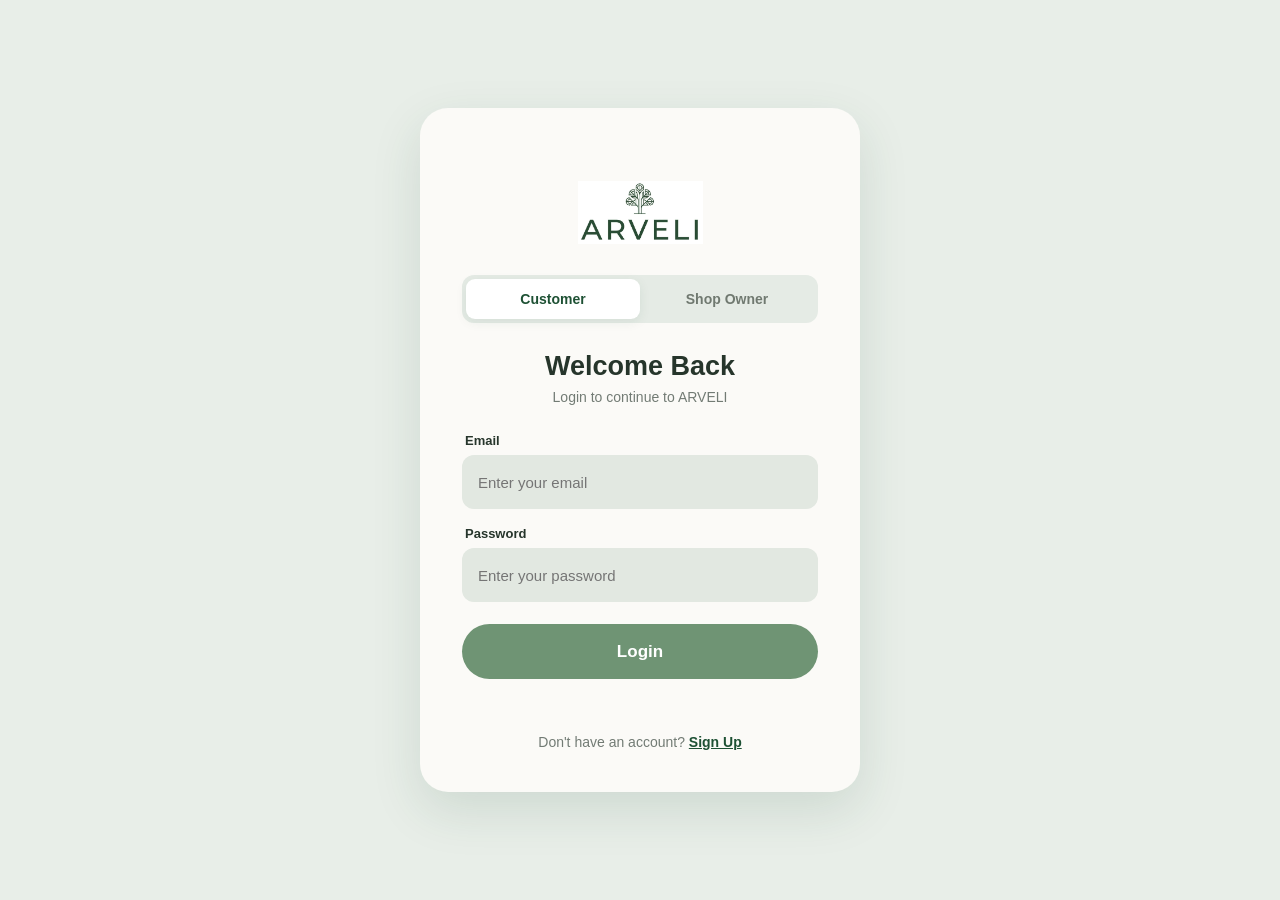
<file: login.html>
<!DOCTYPE html>
            <html lang="en">
            <head>
            <meta charset="UTF-8">
            <meta name="viewport" content="width=device-width, initial-scale=1.0">
            <title>ARVELI - Login & Sign Up</title>

            <style>
            *{box-sizing:border-box;margin:0;padding:0}

            body{
                min-height:100vh;
                background:#e8eee8;
                font-family:Arial,Helvetica,sans-serif;
                color:#26352b;
                display:flex;
                align-items:center;
                justify-content:center;
                padding:25px;
            }

            .card{
                width:100%;
                max-width:440px;
                background:#fbfaf7;
                border-radius:28px;
                padding:42px;
                box-shadow:0 18px 50px rgba(30,81,52,.13);
            }

            .logo{
                display:block;
                width:125px;
                height:125px;
                object-fit:contain;
                margin:auto;
            }

            .brand{
                text-align:center;
                color:#1e5134;
                font-size:28px;
                font-weight:bold;
                letter-spacing:7px;
                margin:8px 0 28px;
            }

            /* Customer / Shop Owner */
            .interface-tabs{
                display:grid;
                grid-template-columns:1fr 1fr;
                background:#e5ebe5;
                padding:4px;
                border-radius:12px;
                margin-bottom:28px;
            }

            .interface-tabs button{
                border:0;
                background:transparent;
                color:#707970;
                padding:12px;
                border-radius:9px;
                font-size:14px;
                font-weight:bold;
                cursor:pointer;
            }

            .interface-tabs button.active{
                background:white;
                color:#1e5134;
                box-shadow:0 3px 12px rgba(30,81,52,.08);
            }

            h1{
                text-align:center;
                font-size:27px;
                margin-bottom:7px;
            }

            .subtitle{
                text-align:center;
                color:#727b74;
                font-size:14px;
                margin-bottom:28px;
            }

            .field{
                margin-bottom:17px;
            }

            label{
                display:block;
                font-size:13px;
                font-weight:bold;
                margin:0 0 7px 3px;
            }

            input{
                width:100%;
                height:54px;
                border:1px solid transparent;
                outline:none;
                border-radius:12px;
                background:#e2e8e1;
                padding:0 15px;
                font-size:15px;
                color:#26352b;
            }

            input:focus{
                background:white;
                border-color:#709477;
            }

            .password-box{
                position:relative;
            }

            .password-box input{
                padding-right:65px;
            }

            .show-btn{
                display:none!important;
            }

            /* Reduce extra right padding when the show button is hidden */
            .password-box input{padding-right:15px}

            .main-btn{
                width:100%;
                height:55px;
                border:0;
                border-radius:28px;
                background:#6f9474;
                color:white;
                font-size:17px;
                font-weight:bold;
                cursor:pointer;
                margin-top:5px;
            }

            .main-btn:hover{
                background:#1e5134;
            }

            .switch-text{
                text-align:center;
                color:#727b74;
                font-size:14px;
                margin-top:27px;
            }

            .switch-text button{
                border:0;
                background:none;
                color:#1e5134;
                font-weight:bold;
                text-decoration:underline;
                cursor:pointer;
                font-size:14px;
            }

            .message{
                text-align:center;
                color:#a44747;
                font-size:13px;
                min-height:18px;
                margin-top:10px;
            }

            @media(max-width:500px){
                body{padding:12px}
                .card{
                    padding:34px 24px 30px;
                    border-radius:23px;
                }
                .logo{
                    width:110px;
                    height:110px;
                }
            }
            </style>
            </head>

            <body>

            <div class="card">

                <img class="logo"
                        src="images/logo.jpeg"
                        alt="ARVELI Logo">

                <!-- Customer / Shop Owner -->
                <div class="interface-tabs">

                    <button id="customerTab"
                            class="active"
                            onclick="selectRole('customer')">
                        Customer
                    </button>

                    <button id="ownerTab"
                            onclick="selectRole('owner')">
                        Shop Owner
                    </button>

                </div>

                <!-- ================= LOGIN ================= -->

                <div id="loginPage">

                    <h1 id="loginHeading">Welcome Back</h1>

                    <p class="subtitle" id="loginSubtitle">
                        Login to continue to ARVELI
                    </p>

                    <form onsubmit="login(event)">

                        <div class="field">
                            <label>Email</label>
                            <input type="email"
                                placeholder="Enter your email"
                                required>
                        </div>

                        <div class="field">
                            <label>Password</label>

                            <div class="password-box">

                                <input id="loginPassword"
                                    type="password"
                                    placeholder="Enter your password"
                                    required>

                                <button type="button"
                                        class="show-btn"
                                        onclick="togglePassword('loginPassword',this)">
                                    Show
                                </button>

                            </div>
                        </div>

                        <button class="main-btn"
                                id="loginButton"
                                type="submit">
                            Login
                        </button>

                    </form>

                    <div class="message" id="loginMessage"></div>

                    <div class="switch-text">
                        Don't have an account?
                        <button type="button" onclick="showSignup()">
                            Sign Up
                        </button>
                    </div>

                </div>


                <!-- ================= SIGN UP ================= -->

                <div id="signupPage" style="display:none">

                    <h1 id="signupHeading">Create Your Account</h1>

                    <p class="subtitle" id="signupSubtitle">
                        Create your ARVELI customer account
                    </p>

                    <form onsubmit="signup(event)">

                        <div class="field">
                            <label>Full Name</label>
                            <input type="text"
                                placeholder="Enter your full name"
                                required>
                        </div>

                        <div class="field">
                            <label>Email</label>
                            <input type="email"
                                placeholder="Enter your email"
                                required>
                        </div>

                        <div class="field">
                            <label>Password</label>

                            <div class="password-box">

                                <input id="signupPassword"
                                    type="password"
                                    placeholder="Create a password"
                                    required>

                                <button type="button"
                                        class="show-btn"
                                        onclick="togglePassword('signupPassword',this)">
                                    Show
                                </button>

                            </div>
                        </div>

                        <div class="field">
                            <label>Confirm Password</label>

                            <div class="password-box">

                                <input id="confirmPassword"
                                    type="password"
                                    placeholder="Confirm your password"
                                    required>

                                <button type="button"
                                        class="show-btn"
                                        onclick="togglePassword('confirmPassword',this)">
                                    Show
                                </button>

                            </div>
                        </div>

                        <button class="main-btn"
                                id="signupButton"
                                type="submit">
                            Sign Up
                        </button>

                    </form>

                    <div class="message" id="signupMessage"></div>

                    <div class="switch-text">
                        Already have an account?
                        <button type="button" onclick="showLogin()">
                            Log In
                        </button>
                    </div>

                </div>

            </div>


            <script>

            let selectedRole = "customer";

            function selectRole(role){

                selectedRole = role;

                document.getElementById("customerTab")
                    .classList.toggle("active", role === "customer");

                document.getElementById("ownerTab")
                    .classList.toggle("active", role === "owner");

                if(role === "customer"){

                    document.getElementById("loginHeading").textContent =
                        "Welcome Back";

                    document.getElementById("loginSubtitle").textContent =
                        "Login to continue to ARVELI";

                    document.getElementById("loginButton").textContent =
                        "Login";

                    document.getElementById("signupHeading").textContent =
                        "Create Your Account";

                    document.getElementById("signupSubtitle").textContent =
                        "Create your ARVELI customer account";

                    document.getElementById("signupButton").textContent =
                        "Sign Up";

                }else{

                    document.getElementById("loginHeading").textContent =
                        "Welcome, Shop Owner";

                    document.getElementById("loginSubtitle").textContent =
                        "Login to manage your ARVELI shop";

                    document.getElementById("loginButton").textContent =
                        "Login as Shop Owner";

                    document.getElementById("signupHeading").textContent =
                        "Create Your Shop Account";

                    document.getElementById("signupSubtitle").textContent =
                        "Create your ARVELI shop owner account";

                    document.getElementById("signupButton").textContent =
                        "Sign Up as Shop Owner";
                }
            }


            function showSignup(){

                document.getElementById("loginPage").style.display = "none";
                document.getElementById("signupPage").style.display = "block";

                document.getElementById("loginMessage").textContent = "";
            }


            function showLogin(){

                document.getElementById("signupPage").style.display = "none";
                document.getElementById("loginPage").style.display = "block";

                document.getElementById("signupMessage").textContent = "";
            }


            function togglePassword(id,button){

                const input = document.getElementById(id);

                if(input.type === "password"){

                    input.type = "text";
                    button.textContent = "Hide";

                }else{

                    input.type = "password";
                    button.textContent = "Show";
                }
            }


            function login(event){

                event.preventDefault();
                const email = document.querySelector('#loginPage input[type="email"]').value.trim();
                const pwd = document.getElementById('loginPassword').value;
                const msg = document.getElementById('loginMessage');
                if(!email || !pwd){ msg.textContent = 'Please enter email and password.'; return; }
                msg.style.color = '#1e5134'; msg.textContent = 'Logging in...';
                try{ localStorage.setItem('userEmail', email); localStorage.setItem('userRole', selectedRole); }catch(e){}
                setTimeout(()=>{ window.location.href = 'index.html'; }, 600);
            }


            function signup(event){

                event.preventDefault();

                const password =
                    document.getElementById("signupPassword").value;

                const confirm =
                    document.getElementById("confirmPassword").value;

                const message =
                    document.getElementById("signupMessage");

                if(password !== confirm){

                    message.textContent =
                        "Passwords do not match.";

                    return;
                }

                // simulate success, persist minimal info and open navbar
                const name = document.querySelector('#signupPage input[type="text"]').value.trim();
                const email = document.querySelector('#signupPage input[type="email"]').value.trim();
                message.style.color = "#1e5134";
                message.textContent = "Account created — redirecting...";
                try{ localStorage.setItem('userName', name); localStorage.setItem('userEmail', email); localStorage.setItem('userRole', selectedRole); }catch(e){}
                setTimeout(()=>{ window.location.href = 'index.html'; }, 700);
            }

            </script>

            </body>
            </html>
</file>
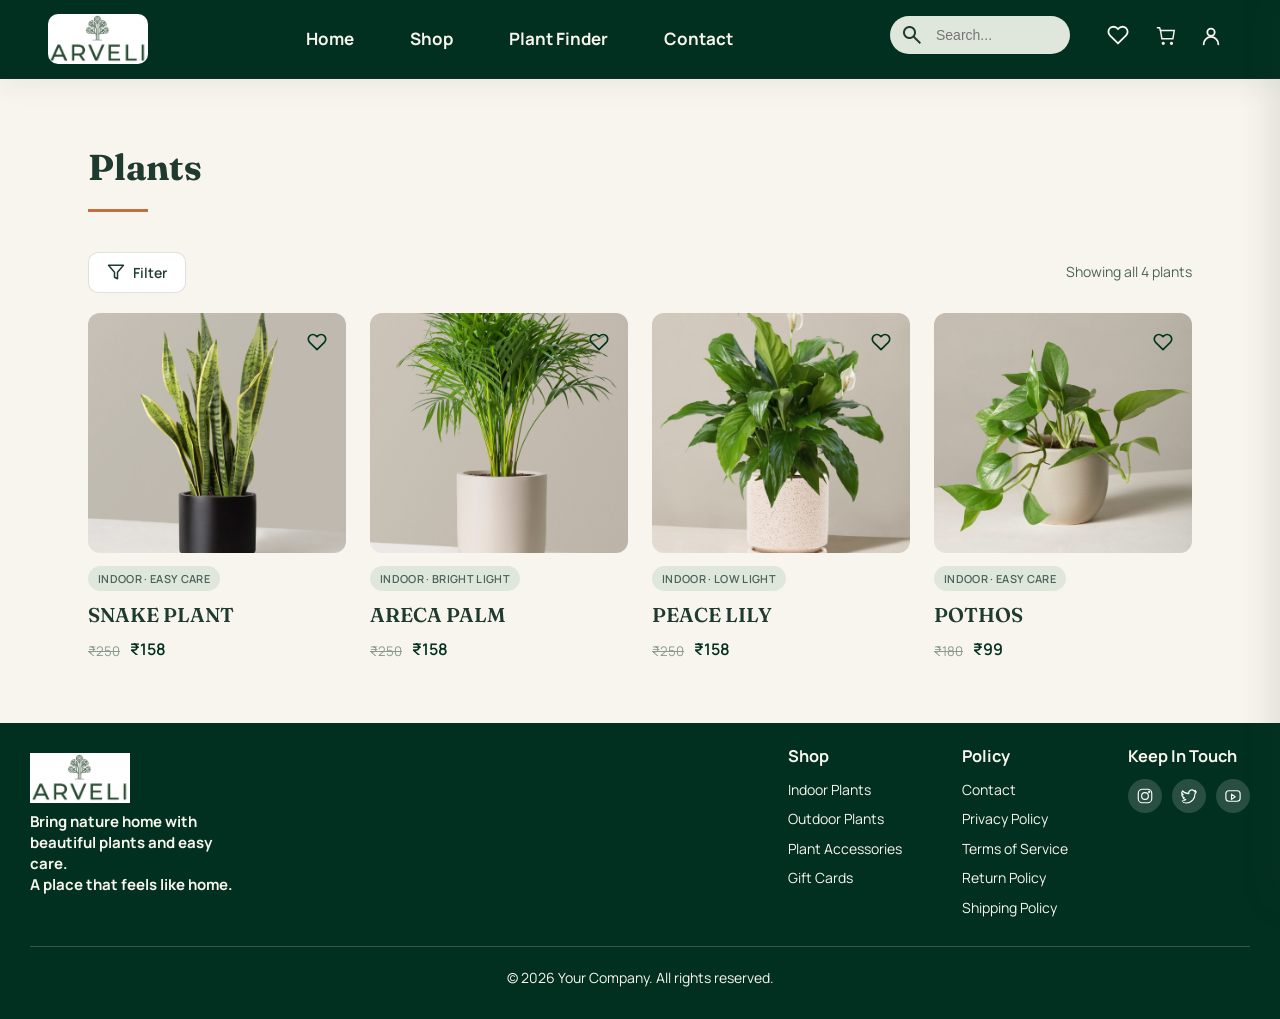
<file: plantshop.html>
﻿<!DOCTYPE html>
<html lang="en">
<head>
  <meta charset="UTF-8" />
  <meta name="viewport" content="width=device-width, initial-scale=1.0" />
  <title>Plant Shop</title>
  <link href="https://fonts.googleapis.com/css2?family=Fraunces:opsz,wght@9..144,400;9..144,500;9..144,600&family=Manrope:wght@400;500;600;700&display=swap" rel="stylesheet" />
  <link rel="stylesheet" href="https://fonts.googleapis.com/css2?family=Material+Symbols+Outlined:opsz,wght,FILL,GRAD@24,400,0,0&icon_names=search" />
  <link rel="stylesheet" href="plantshopcs.css" />
  <style>
    .products-grid{display:grid;grid-template-columns:repeat(auto-fit,minmax(220px,1fr));gap:24px;align-items:start}
    .product-card{display:block}
    .product-image{height:240px}
    @media (max-width:600px){.products-grid{grid-template-columns:1fr}.product-image{height:300px}}
  </style>
</head>
<body>
  <nav class="navbar">
    <div class="logof">
      <img src="images/logo.jpeg" alt="Logo" width="100" height="50">
    </div>
    <ul class="nav-links">
      <li><a href="index.html">Home</a></li>
      <li><a href="#">Shop</a></li>
      <li><a href="#">Plant Finder</a></li>
      <li><a href="#">Contact</a></li>
    </ul>
    <div class="search-container">

      <span class="material-symbols-outlined">                        
search
</span>
</button>

      <input type="text" placeholder="Search..." aria-label="Search" />
    
    </div>
    <div class= access-link>
    
    <button class="wishlist-link" type="button" aria-label="Open wishlist">
      <svg xmlns="http://www.w3.org/2000/svg"
     width="24"
     height="24"
     viewBox="0 0 24 24"
     fill="none"
     stroke="currentColor"
     stroke-width="2"
     stroke-linecap="round"
     stroke-linejoin="round">
  <path d="M20.84 4.61a5.5 5.5 0 0 0-7.78 0L12 5.67l-1.06-1.06a5.5 5.5 0 0 0-7.78 7.78L12 21.23l8.84-8.84a5.5 5.5 0 0 0 0-7.78z"/>
</svg>
      <span class="wishlist-badge" hidden>0</span>
    </button>
    <div>
    <a class="cart-link" href="#" aria-label="Cart">
      <svg width="22" height="22" viewBox="0 0 24 24" fill="none" stroke="currentColor" stroke-width="1.6" aria-hidden="true">
        <path d="M6 6h15l-1.5 9h-12z"/>
        <path d="M6 6L5 3H2"/>
        <circle cx="9" cy="20" r="1"/>
        <circle cx="18" cy="20" r="1"/>
      </svg>
    </a>
    </div>
    <div class=profile>
      <svg xmlns="http://www.w3.org/2000/svg"
     width="24"
     height="24"
     viewBox="0 0 24 24"
     fill="none"
     stroke="currentColor"
     stroke-width="2"
     stroke-linecap="round"
     stroke-linejoin="round">
  <circle cx="12" cy="8" r="4"/>
  <path d="M4 21c0-4.42 3.58-8 8-8s8 3.58 8 8"/>
</svg>
      </div>
      </div>
  </nav>

  <div class="wishlist-overlay" aria-hidden="true"></div>
  <aside class="wishlist-panel" aria-label="Wishlist">
    <div class="wishlist-header">
      <h2>My Wishlist</h2>
      <button class="wishlist-close" type="button" aria-label="Close wishlist">
        <svg xmlns="http://www.w3.org/2000/svg" width="20" height="20" viewBox="0 0 24 24" fill="none" stroke="currentColor" stroke-width="2" stroke-linecap="round" stroke-linejoin="round">
          <line x1="18" y1="6" x2="6" y2="18"></line>
          <line x1="6" y1="6" x2="18" y2="18"></line>
        </svg>
      </button>
    </div>
    <div class="wishlist-body">
      <p class="wishlist-empty">Your wishlist is empty. Tap the heart on any product to save it here.</p>
      <ul class="wishlist-items" hidden></ul>
    </div>
  </aside>

                        <!--search navbar-->
                      <!--search navbar end-->

  <section class="products-section" id="plants">
    <h1>Plants</h1>
    <div class="heading-line"></div>

    <div class="shop-actions">
      <button class="filter-toggle" type="button" aria-expanded="false" aria-controls="filter-panel">
        <svg xmlns="http://www.w3.org/2000/svg" width="18" height="18" viewBox="0 0 24 24" fill="none" stroke="currentColor" stroke-width="2" stroke-linecap="round" stroke-linejoin="round" aria-hidden="true">
          <polygon points="22 3 2 3 10 12.46 10 19 14 21 14 12.46 22 3"/>
        </svg>
        Filter
        <span class="filter-active-badge" hidden>0</span>
      </button>
      <p class="filter-results-count" aria-live="polite">Showing all plants</p>
    </div>

    <div class="shop-toolbar" id="filter-panel" hidden>
      <div class="filter-group">
        <label for="filter-category">Category</label>
        <select id="filter-category" aria-label="Filter by category">
          <option value="all">All plants</option>
          <option value="indoor">Indoor</option>
          <option value="outdoor">Outdoor</option>
          <option value="air-purifying">Air Purifying</option>
        </select>
      </div>
      <div class="filter-group">
        <label for="filter-care">Care level</label>
        <select id="filter-care" aria-label="Filter by care level">
          <option value="all">Any</option>
          <option value="easy">Easy</option>
          <option value="medium">Medium</option>
        </select>
      </div>
      <div class="filter-group">
        <label for="filter-light">Light</label>
        <select id="filter-light" aria-label="Filter by light needs">
          <option value="all">Any</option>
          <option value="low">Low light</option>
          <option value="medium">Medium light</option>
          <option value="bright">Bright light</option>
        </select>
      </div>
      <div class="filter-group">
        <label for="filter-sort">Sort by</label>
        <select id="filter-sort" aria-label="Sort plants">
          <option value="default">Featured</option>
          <option value="price-asc">Price: Low to High</option>
          <option value="price-desc">Price: High to Low</option>
          <option value="name-asc">Name: A–Z</option>
        </select>
      </div>
      <button class="filter-clear" type="button">Clear filters</button>
    </div>

    <div class="products-grid" id="products-grid">

      <div class="product-card" data-id="snake-plant" data-name="SNAKE PLANT" data-price="158" data-image="images/snake-plant.jpg" data-category="indoor air-purifying" data-care="easy" data-light="low">
        <div class="product-image">
          <button class="wishlist-btn" type="button" aria-label="Add to wishlist">
            <svg xmlns="http://www.w3.org/2000/svg" viewBox="0 0 24 24" fill="none" stroke="currentColor" stroke-width="2" stroke-linecap="round" stroke-linejoin="round">
              <path d="M20.84 4.61a5.5 5.5 0 0 0-7.78 0L12 5.67l-1.06-1.06a5.5 5.5 0 0 0-7.78 7.78L12 21.23l8.84-8.84a5.5 5.5 0 0 0 0-7.78z"/>
            </svg>
          </button>
          <img src="images/snake-plant.jpg" alt="Snake plant">
        </div>
        <span class="product-tag">Indoor · Easy care</span>
        <h3>SNAKE PLANT</h3>
        <div class="price">
          <h5 class="old_price">₹250</h5>
          <h4 class="new-price">₹158</h4>
        </div>
      </div>

      <div class="product-card" data-id="areca-palm" data-name="ARECA PALM" data-price="158" data-image="images/areca-palm.jpg" data-category="indoor air-purifying" data-care="medium" data-light="bright">
        <div class="product-image">
          <button class="wishlist-btn" type="button" aria-label="Add to wishlist">
            <svg xmlns="http://www.w3.org/2000/svg" viewBox="0 0 24 24" fill="none" stroke="currentColor" stroke-width="2" stroke-linecap="round" stroke-linejoin="round">
              <path d="M20.84 4.61a5.5 5.5 0 0 0-7.78 0L12 5.67l-1.06-1.06a5.5 5.5 0 0 0-7.78 7.78L12 21.23l8.84-8.84a5.5 5.5 0 0 0 0-7.78z"/>
            </svg>
          </button>
          <img src="images/areca-palm.jpg" alt="Areca palm">
        </div>
        <span class="product-tag">Indoor · Bright light</span>
        <h3>ARECA PALM</h3>
        <div class="price">
          <h5 class="old_price">₹250</h5>
          <h4 class="new-price">₹158</h4>
        </div>
      </div>

      <div class="product-card" data-id="peace-lily" data-name="PEACE LILY" data-price="158" data-image="images/peace-lily.jpg" data-category="indoor air-purifying" data-care="easy" data-light="low">
        <div class="product-image">
          <button class="wishlist-btn" type="button" aria-label="Add to wishlist">
            <svg xmlns="http://www.w3.org/2000/svg" viewBox="0 0 24 24" fill="none" stroke="currentColor" stroke-width="2" stroke-linecap="round" stroke-linejoin="round">
              <path d="M20.84 4.61a5.5 5.5 0 0 0-7.78 0L12 5.67l-1.06-1.06a5.5 5.5 0 0 0-7.78 7.78L12 21.23l8.84-8.84a5.5 5.5 0 0 0 0-7.78z"/>
            </svg>
          </button>
          <img src="images/peace-lily.jpg" alt="Peace lily">
        </div>
        <span class="product-tag">Indoor · Low light</span>
        <h3>PEACE LILY</h3>
        <div class="price">
          <h5 class="old_price">₹250</h5>
          <h4 class="new-price">₹158</h4>
        </div>
      </div>

      <div class="product-card" data-id="pothos" data-name="POTHOS" data-price="99" data-image="images/pothos.jpg" data-category="indoor air-purifying" data-care="easy" data-light="medium">
        <div class="product-image">
          <button class="wishlist-btn" type="button" aria-label="Add to wishlist">
            <svg xmlns="http://www.w3.org/2000/svg" viewBox="0 0 24 24" fill="none" stroke="currentColor" stroke-width="2" stroke-linecap="round" stroke-linejoin="round">
              <path d="M20.84 4.61a5.5 5.5 0 0 0-7.78 0L12 5.67l-1.06-1.06a5.5 5.5 0 0 0-7.78 7.78L12 21.23l8.84-8.84a5.5 5.5 0 0 0 0-7.78z"/>
            </svg>
          </button>
          <img src="images/pothos.jpg" alt="Pothos">
        </div>
        <span class="product-tag">Indoor · Easy care</span>
        <h3>POTHOS</h3>
        <div class="price">
          <h5 class="old_price">₹180</h5>
          <h4 class="new-price">₹99</h4>
        </div>
      </div>

      
     

    </div>

    <p class="no-results" hidden>No plants match your filters. Try adjusting your selection.</p>
  </section>

  <footer class="footers">
    <div class="footer-top">
      <div class="logoof">
        <img src="images/logo.jpeg" alt="Logo" width="100" height="50">
        <h1 class="footer-desc">Bring nature home with beautiful plants and easy care.<BR>A place that feels like home.</h1>
      </div>
      <div class="footer-about">
        <div class="footer-shop">
          <h3>Shop</h3>
          <ul>
            <li><a href="#">Indoor Plants</a></li>
            <li><a href="#">Outdoor Plants</a></li>
            <li><a href="#">Plant Accessories</a></li>
            <li><a href="#">Gift Cards</a></li>
          </ul>
        </div>
        <div class="footer-policy">
          <h3>Policy</h3>
          <ul>
            <li><a href="#">Contact</a></li>
            <li><a href="#">Privacy Policy</a></li>
            <li><a href="#">Terms of Service</a></li>
            <li><a href="#">Return Policy</a></li>
            <li><a href="#">Shipping Policy</a></li>
          </ul>
        </div>
        <div class="footer-contact">
          <h3>Keep In Touch</h3>
          <div class="social-icons">
            <svg xmlns="http://www.w3.org/2000/svg" viewBox="0 0 24 24" width="34" height="34" fill="none" stroke="#fff" stroke-width="1.5" stroke-linecap="round" stroke-linejoin="round">
              <rect x="3" y="3" width="18" height="18" rx="5.5"/>
              <circle cx="12" cy="12" r="4.5"/>
              <circle cx="17.5" cy="6.5" r=".75"/>
            </svg>
            <svg xmlns="http://www.w3.org/2000/svg" viewBox="0 0 24 24" width="34" height="34" fill="none" stroke="#fff" stroke-width="1.5" stroke-linecap="round" stroke-linejoin="round">
              <path d="M22 5.8a8.2 8.2 0 0 1-2.4.7 4.2 4.2 0 0 0 1.8-2.3 8.3 8.3 0 0 1-2.6 1 4.1 4.1 0 0 0-7 3.7A11.7 11.7 0 0 1 3 4.9a4.1 4.1 0 0 0 1.3 5.5 4 4 0 0 1-1.9-.5v.05a4.1 4.1 0 0 0 3.3 4 4.3 4.3 0 0 1-1.8.07 4.1 4.1 0 0 0 3.8 2.8 8.2 8.2 0 0 1-5.1 1.8A8.4 8.4 0 0 1 2 19.5a11.6 11.6 0 0 0 6.3 1.8c7.5 0 11.6-6.2 11.6-11.6v-.5A8.2 8.2 0 0 0 22 5.8z"/>
            </svg>
            <svg xmlns="http://www.w3.org/2000/svg" viewBox="0 0 24 24" width="34" height="34" fill="none" stroke="#fff" stroke-width="1.5" stroke-linecap="round" stroke-linejoin="round">
              <rect x="2.5" y="5" width="19" height="14" rx="4"/>
              <path d="M10 16.5l5-3.5-5-3.5v7z"/>
            </svg>
          </div>
        </div>
      </div>
    </div>
    <hr>
    <p>&copy; 2026 Your Company. All rights reserved.</p>
  </footer>
  <script src="wishlist.js"></script>
  <script src="plantshop-filter.js"></script>
</body>
</html>
</file>
<file: plantshopcs.css>
﻿* {
    
  margin: 0;
  padding: 0;
  box-sizing: border-box;
}

body { 
    scroll-behavior: smooth;
      margin: 0;
      font-family: "Manrope", sans-serif;
      background: #f8f5ee;
      color: #1f3a2e;
      line-height: 1.6;
  }

a {
  text-decoration: none;
  color: inherit;
}

img {
  max-width: 100%;
  display: block;
}
  
  .navbar {
      position: sticky;
      top: 0;
      z-index: 1000;
      display: flex;
      align-items: center;
      justify-content: space-between;
      gap: 24px;
      padding: 14px 48px;
      background: #023020;
      backdrop-filter: blur(8px);
      border-bottom: 1px solid rgba(70, 63, 63, 0.12);
      box-shadow: 0 8px 24px rgba(31, 58, 46, 0.06);
  }
  
  .logof {
      display: flex;
      align-items: center;
      justify-content: center;
  }
  
  .logof img {
      display: block;
      width: 100px;
      height: 50px;
      object-fit: cover;
      border-radius: 10px;
  }
  
  .nav-links {
      display: flex;
      align-items: center;
      justify-content: center;
      list-style: none;
      gap: 28px;
      margin: 0;
      padding: 0;
      flex: 1;
  }
  
  .nav-links li a {
      text-decoration: none;
      color: #f8f5ee;
      font-weight: 700;
      font-size: 17px;
      font-family: "Manrope", sans-serif;
      padding: 10px 14px;
      border-radius: 999px;
      transition: background-color 0.3s ease, color 0.3s ease, transform 0.2s ease;
  }
  
  .nav-links li a:hover {
      background-color: #dfe7dd;
      color: #1f3a2e;
      transform: translateY(-1px);
  }
  .access-link{
    display:flex;
    gap:3px;
  }
  .search-container {
    
      display: flex;
      align-items: center;
      background-color: #dfe7dd;
      border-radius: 999px;
      box-sizing: border-box;
      width:180px;
      height:38px;
      transform:translateY(-4px);
  
  }
  .search-container input {
      border: none;
      outline: none;
      padding: 8px 12px;
      font-size: 14px;
      background-color: transparent;
      color: #1f3a2e;
      
  }
  .material-symbols-outlined
  {
    margin-left:10px;
  }
  .material-symbols-outlined:hover
  {
    background-color: #dfe7dd;
    transition: transform 0.2s ease;
    cursor:default;
  }
  .closr_btn
  {
   background:none;
   border:none;
   padding:0px;
   margin:0px;
   color:inherit;
   font:inherit;
   cursor:pointer; 
  }
  /*----------------------wishlist---------------*/
  
  .wishlist-link
  {
      position: relative;
      display: inline-flex;
      align-items: center;
      justify-content: center;
      width: 48px;
      height: 48px;
      border-radius:50%;
      color: #f8f5ee;
      transition: background-color 0.3s ease, transform 0.2s ease;
      transform:translateY(-4px);
      cursor: pointer;
      border: none;
      background: transparent;
  }
  
  .wishlist-link:hover {
      background-color:  #36662b;
      transform: translateY(-1px);
  }
  
  .wishlist-link svg {
      width: 22px;
      height: 22px;
  }
  
  .wishlist-badge {
      position: absolute;
      top: 4px;
      right: 4px;
      min-width: 18px;
      height: 18px;
      padding: 0 5px;
      border-radius: 999px;
      background-color: #c1703d;
      color: #fff;
      font-size: 11px;
      font-weight: 700;
      line-height: 18px;
      text-align: center;
  }
  
  
  .wishlist-btn {
      position: absolute;
      top: 10px;
      right: 10px;
      z-index: 1;
      width: 38px;
      height: 38px;
      border: none;
      border-radius: 50%;
      background: transparent;
      color: #03341e;
      display: inline-flex;
      align-items: center;
      justify-content: center;
      cursor: pointer;
      box-shadow: none;
      transition: transform 0.2s ease, color 0.2s ease;
  }
  
  .wishlist-btn:hover {
      transform: scale(1.08);
      background: transparent;
  }
  
  .wishlist-btn svg {
      width: 20px;
      height: 20px;
  }
  
  .wishlist-btn.active {
      color: #c1703d;
  }
  
  .wishlist-btn.active svg {
      fill: #c1703d;
  }
  
  .wishlist-overlay {
      position: fixed;
      inset: 0;
      background: rgba(31, 58, 46, 0.35);
      opacity: 0;
      visibility: hidden;
      transition: opacity 0.3s ease, visibility 0.3s ease;
      z-index: 1100;
  }
  
  .wishlist-overlay.open {
      opacity: 1;
      visibility: visible;
  }
  
  .wishlist-panel {
      position: fixed;
      top: 0;
      right: 0;
      width: min(100%, 380px);
      height: 100%;
      background: #faf5ea;
      box-shadow: -8px 0 32px rgba(31, 58, 46, 0.12);
      transform: translateX(100%);
      transition: transform 0.3s ease;
      z-index: 1200;
      display: flex;
      flex-direction: column;
  }
  
  .wishlist-panel.open {
      transform: translateX(0);
  }
  
  .wishlist-header {
      display: flex;
      align-items: center;
      justify-content: space-between;
      padding: 24px;
      border-bottom: 1px solid rgba(31, 58, 46, 0.1);
      background-color: #023020;
  }
  
  .wishlist-header h2 {
      font-family: "Fraunces", serif;
      font-size: 24px;
      color: #dce7e2;
  }
  
  .wishlist-close {
      width: 40px;
      height: 40px;
      border: none;
      border-radius: 50%;
      background: #dfe7dd;
      color: #1f3a2e;
      cursor: pointer;
      display: inline-flex;
      align-items: center;
      justify-content: center;
      transition: background-color 0.2s ease;
  }
  
  .wishlist-close:hover {
      background: #cfd9cf;
  }
  
  .wishlist-body {
      flex: 1;
      overflow-y: auto;
      padding: 16px 24px 24px;
  }
  
  .wishlist-empty {
      text-align: center;
      color: #4a6357;
      padding: 48px 16px;
  }
  
  .wishlist-items {
      list-style: none;
      margin: 0;
      padding: 0;
      display: flex;
      flex-direction: column;
      gap: 16px;
  }
  
  .wishlist-item {
      display: flex;
      align-items: center;
      gap: 14px;
      padding: 12px;
      background: #fff;
      border-radius: 12px;
      box-shadow: 0 2px 8px rgba(31, 58, 46, 0.06);
  }
  
  .wishlist-item-img {
      width: 64px;
      height: 64px;
      border-radius: 8px;
      object-fit: cover;
      flex-shrink: 0;
  }
  
  .wishlist-item-info {
      flex: 1;
      display: flex;
      flex-direction: column;
      gap: 4px;
  }
  
  .wishlist-item-name {
      font-weight: 600;
      color: #1f3a2e;
      font-size: 15px;
  }
  
  .wishlist-item-price {
      color: #023020;
      font-weight: 600;
      font-size: 14px;
  }
  
  .wishlist-remove {
      width: 34px;
      height: 34px;
      border: none;
      border-radius: 50%;
      background: #f0f0f0;
      color: #4a6357;
      cursor: pointer;
      display: inline-flex;
      align-items: center;
      justify-content: center;
      flex-shrink: 0;
      transition: background-color 0.2s ease, color 0.2s ease;
  }
  
  .wishlist-remove:hover {
      background: #e8d5d0;
      color: #a65c30;
  }
       /*----------------------wishlist---------------------*/
  
  .cart-link {
      display: inline-flex;
      align-items: center;
      justify-content: center;
      width: 42px;
      height: 42px;
      border-radius: 50%;
      color: #f8f5ee;
      transition: background-color 0.3s ease, transform 0.2s ease;
      padding:10px 10px;
  }
  
  .cart-link:hover {
      background-color:#36662b;
      transform: translateY(-1px);
  }
  
  .cart-link svg {
      width: 22px;
      height: 22px;
  }
  
  .cart-link {
      display: inline-flex;
      align-items: center;
      justify-content: center;
      width: 42px;
      height: 42px;
      border-radius: 50%;
      color:#f8f5ee;
      transition: background-color 0.3s ease, transform 0.2s ease;
  }
  
  
  
  .profile{
      display: inline-flex;
      align-items: center;
      justify-content: center;
      width: 42px;
      height: 42px;
      border-radius: 50%;
      color:#f8f5ee;
      transition: background-color 0.3s ease, transform 0.2s ease;
      padding:10px 10px;
  }
  
  .profile:hover {
      background-color: #36662b;
      transform: translateY(-1px);
  }
  
  .profile svg {
      width: 22px;
      height: 22px;
  }
  
  @media (max-width: 760px) {
      .navbar {
          flex-wrap: wrap;
          justify-content: center;
          padding: 12px 20px 16px;
      }
  
      .nav-links {
          width: 100%;
          flex-wrap: wrap;
          gap: 10px 18px;
      }
  
      .nav-links li a {
          font-size: 15px;
          padding: 8px 12px;
      }
  }
  
  .footers {
      background:#023020;
      padding: 20px 30px 30px;
      color: #F9F6EE;
      font-size: 14px;
  }
  
  .footer-top {
      display: grid;
      grid-template-columns: auto 1fr;
      align-items: start;
      gap: 40px;
  }
  
  .logoof {
      margin-top: 10px;
      margin-right: 30px;
  }
  
  .footer-desc {
      margin: 8px 0 0;
      color: #F9F6EE;
      font-size: 15px;
      max-width: 220px;
      line-height: 1.4;
      font-style:helvetica;
  }
  
  .footer-about {
      display: flex;
      gap: 60px;
      flex-wrap: wrap;
      justify-content: flex-end;
      align-items: flex-start;
      justify-self: end;
  }
  
  .footer-shop ul,
  .footer-policy ul {
      list-style: none;
      margin: 0;
      padding: 0;
  }
  
  .footer-shop h3,
  .footer-policy h3,
  .footer-contact h3 {
      margin-bottom: 10px;
      color: #F9F6EE;
  }
  
  .footer-shop li a,
  .footer-policy li a {
      display: block;
      text-decoration: none;
      color: #F9F6EE;
      margin-bottom: 7px;
  }
  
  .social-icons {
      display: flex;
      gap: 10px;
  }
  
  .social-icons svg {
      background: rgba(255, 255, 255, 0.15);
      border-radius: 50%;
      padding: 8px;
  }
  
  .footers p {
      text-align: center;
      margin: 20px 0 0;
      color: #F9F6EE;
  }

  .footers hr {
      border: none;
      border-top: 1px solid rgba(249, 246, 238, 0.2);
      margin: 20px 0 0;
  }

  .products-section {
      padding: 60px 48px;
      max-width: 1200px;
      margin: 0 auto;
  }

  .products-section h1 {
      font-family: "Fraunces", serif;
      font-size: 36px;
      color: #1F3A2E;
      margin-bottom: 12px;
  }

  .heading-line {
      width: 60px;
      height: 3px;
      background-color: #C1703D;
      margin-bottom: 40px;
  }

  @media (max-width: 600px) {
      .products-section {
          padding: 40px 20px;
      }

      .products-section h1 {
          font-size: 28px;
      }
  }
  
  .navbar-placeholder {
    min-height: 80px;
  }

  /* ---------- SHOP TOOLBAR & FILTERS ---------- */
  .shop-actions {
    display: flex;
    align-items: center;
    justify-content: space-between;
    gap: 16px;
    margin-bottom: 20px;
    flex-wrap: wrap;
  }

  .filter-toggle {
    display: inline-flex;
    align-items: center;
    gap: 8px;
    padding: 10px 18px;
    border: 1px solid rgba(31, 58, 46, 0.15);
    border-radius: 10px;
    background: #fff;
    color: #1f3a2e;
    font-family: "Manrope", sans-serif;
    font-size: 14px;
    font-weight: 600;
    cursor: pointer;
    transition: background-color 0.2s ease, border-color 0.2s ease, transform 0.2s ease;
  }

  .filter-toggle:hover,
  .filter-toggle[aria-expanded="true"] {
    background: #023020;
    border-color: #023020;
    color:#cfe4c4;
    
  }

  .filter-toggle[aria-expanded="true"] {
    transform: translateY(-1px);
  }

  .filter-active-badge {
    min-width: 20px;
    height: 20px;
    padding: 0 6px;
    border-radius: 999px;
    background: #c1703d;
    color: #fff;
    font-size: 11px;
    font-weight: 700;
    line-height: 20px;
    text-align: center;
  }

  .shop-toolbar {
    display: flex;
    flex-wrap: wrap;
    align-items: flex-end;
    gap: 16px 20px;
    margin-bottom: 20px;
    padding: 20px 24px;
    background: #fff;
    border-radius: 16px;
    box-shadow: 0 4px 16px rgba(31, 58, 46, 0.06);
    border: 1px solid rgba(31, 58, 46, 0.08);
  }

  .shop-toolbar[hidden] {
    display: none;
  }

  .shop-toolbar:not([hidden]) {
    animation: filterSlideDown 0.25s ease;
  }

  @keyframes filterSlideDown {
    from {
      opacity: 0;
      transform: translateY(-8px);
    }
    to {
      opacity: 1;
      transform: translateY(0);
    }
  }

  .filter-group {
    display: flex;
    flex-direction: column;
    gap: 6px;
    min-width: 140px;
    flex: 1;
  }

  .filter-group label {
    font-size: 12px;
    font-weight: 700;
    text-transform: uppercase;
    letter-spacing: 0.04em;
    color: #4a6357;
  }

  .filter-group select {
    appearance: none;
    padding: 10px 36px 10px 14px;
    border: 1px solid rgba(31, 58, 46, 0.15);
    border-radius: 10px;
    background: #f8f5ee url("data:image/svg+xml,%3Csvg xmlns='http://www.w3.org/2000/svg' width='12' height='12' viewBox='0 0 24 24' fill='none' stroke='%231f3a2e' stroke-width='2'%3E%3Cpath d='M6 9l6 6 6-6'/%3E%3C/svg%3E") no-repeat right 12px center;
    color: #1f3a2e;
    font-family: "Manrope", sans-serif;
    font-size: 14px;
    font-weight: 500;
    cursor: pointer;
    transition: border-color 0.2s ease, box-shadow 0.2s ease;
  }

  .filter-group select:hover,
  .filter-group select:focus {
    border-color: #023020;
    outline: none;
    box-shadow: 0 0 0 3px rgba(2, 48, 32, 0.1);
  }

  .filter-clear {
    padding: 10px 18px;
    border: none;
    border-radius: 10px;
    background: #dfe7dd;
    color: #1f3a2e;
    font-family: "Manrope", sans-serif;
    font-size: 14px;
    font-weight: 600;
    cursor: pointer;
    white-space: nowrap;
    transition: background-color 0.2s ease, transform 0.2s ease;
  }

  .filter-clear:hover {
    background: #cfd9cf;
    transform: translateY(-1px);
  }

  .filter-results-count {
    font-size: 14px;
    color: #4a6357;
    margin: 0;
  }

  .no-results {
    text-align: center;
    color: #4a6357;
    padding: 48px 20px;
    font-size: 16px;
  }

  .product-card.hidden {
    display: none;
  }

  /* ---------- PRODUCT CARDS ---------- */
  .product-card {
    display: block;
    transition: transform 0.3s ease, opacity 0.3s ease;
  }

  .product-card:hover {
    transform: translateY(-4px);
  }

  .product-image {
    position: relative;
    height: 240px;
    background-color: #f0f0f0;
    border-radius: 12px;
    overflow: hidden;
    display: flex;
    align-items: center;
    justify-content: center;
    margin-bottom: 12px;
  }

  .product-image img {
    width: 100%;
    height: 100%;
    object-fit: cover;
    object-position: center;
    display: block;
  }

  .product-tag {
    display: inline-block;
    font-size: 11px;
    font-weight: 600;
    text-transform: uppercase;
    letter-spacing: 0.03em;
    color: #4a6357;
    background: #dfe7dd;
    padding: 4px 10px;
    border-radius: 999px;
    margin-bottom: 8px;
  }

  .product-card h3 {
    font-family: "Fraunces", serif;
    font-size: 20px;
    color: #1F3A2E;
    font-weight: 600;
    margin-bottom: 6px;
  }

  .price {
    display: flex;
    align-items: center;
    gap: 10px;
  }

  .new-price {
    color: #023020;
    font-weight: 600;
  }

  .old_price {
    text-decoration: line-through;
    color: #8a9a92;
    font-weight: 400;
    transform: translateY(2px);
  }

  @media (max-width: 600px) {
    .shop-actions {
      flex-direction: column;
      align-items: stretch;
    }

    .filter-toggle {
      justify-content: center;
    }

    .shop-toolbar {
      padding: 16px;
      gap: 12px;
    }

    .filter-group {
      min-width: calc(50% - 8px);
      flex: 0 0 calc(50% - 8px);
    }

    .filter-clear {
      width: 100%;
    }
  }
</file>
